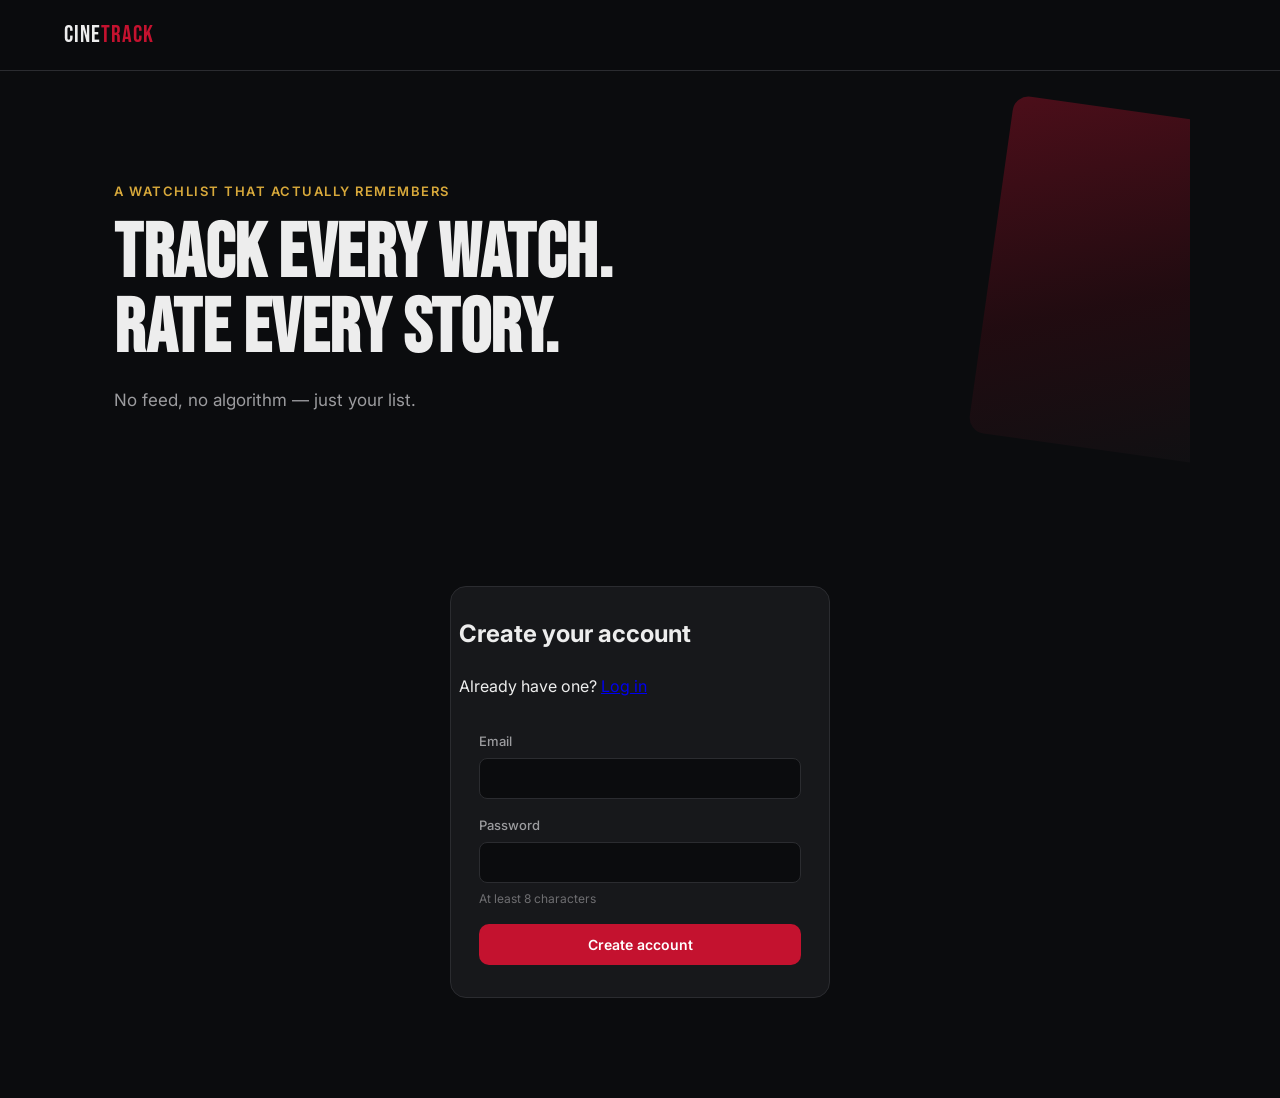
<file: register.html>
<!DOCTYPE html>
<html lang="en">
<head>
<meta charset="UTF-8">
<meta name="viewport" content="width=device-width, initial-scale=1.0">
<title>CineTrack — Register</title>
<link rel="preconnect" href="https://fonts.googleapis.com">
<link href="https://fonts.googleapis.com/css2?family=Bebas+Neue&family=Inter:wght@400;500;600;700&display=swap" rel="stylesheet">
<link rel="stylesheet" href="style.css">
</head>
<body>

<div id="toast" class="toast"></div>

<nav class="nav">
  <div class="nav-inner">
    <span class="logo">CINE<span class="logo-accent">TRACK</span></span>
  </div>
</nav>

<section id="hero" class="hero">
  <div class="hero-inner">
    <p class="eyebrow">A watchlist that actually remembers</p>
    <h1 class="hero-title">Track every watch.<br>Rate every story.</h1>
    <p class="hero-sub">No feed, no algorithm — just your list.</p>
  </div>
  <div class="hero-strip" aria-hidden="true"></div>
</section>

<section class="auth-section">
  <div class="auth-card">
    <div class="auth-card-header">
      <h2>Create your account</h2>
      <p class="auth-switch">Already have one? <a href="index.html">Log in</a></p>
    </div>

    <form id="registerForm" class="auth-form">
      <label>Email
        <input type="email" name="email" required autocomplete="email">
      </label>
      <label>Password
        <input type="password" name="password" required minlength="8" autocomplete="new-password">
        <span class="field-hint">At least 8 characters</span>
      </label>
      <button type="submit" class="btn btn-primary btn-block">Create account</button>
    </form>
  </div>
</section>

<script src="config.js"></script>
<script src="api.js"></script>
<script src="auth.js"></script>
</body>
</html>
</file>
<file: style.css>
:root {
  --bg: #0B0C0E;
  --surface: #17181B;
  --surface-raised: #1F2023;
  --border: #2B2C30;
  --text: #EDEDED;
  --text-muted: #9C9C9F;
  --accent: #C4122F;
  --accent-dim: #7A0C1E;
  --gold: #D8A93B;
  --gold-dim: #8A6B25;
  --radius: 10px;
  --font-display: 'Bebas Neue', sans-serif;
  --font-body: 'Inter', sans-serif;
}

/* Critical: without this, any component that sets its own `display` value
   on the same element as the `hidden` attribute silently overrides it,
   because author-origin rules beat the user-agent default for [hidden]. */
[hidden] { display: none !important; }

* { box-sizing: border-box; }

body {
  margin: 0;
  background: var(--bg);
  color: var(--text);
  font-family: var(--font-body);
  line-height: 1.6;
}

button, input, select { font-family: inherit; }

button:focus-visible, input:focus-visible, select:focus-visible, .nav-link:focus-visible {
  outline: 2px solid var(--gold);
  outline-offset: 2px;
}

/* Nav */
.nav {
  position: sticky;
  top: 0;
  z-index: 10;
  background: rgba(11, 12, 14, 0.92);
  backdrop-filter: blur(8px);
  border-bottom: 1px solid var(--border);
}
.nav-inner {
  max-width: 1200px;
  margin: 0 auto;
  padding: 16px 24px;
  display: flex;
  align-items: center;
  gap: 32px;
}
.logo {
  font-family: var(--font-display);
  font-size: 24px;
  letter-spacing: 1px;
  color: var(--text);
  flex-shrink: 0;
}
.logo-accent { color: var(--accent); }
.nav-links { display: flex; align-items: center; gap: 4px; flex: 1; }
.nav-right { display: flex; align-items: center; gap: 16px; margin-left: auto; flex-shrink: 0; }
.nav-user { color: var(--text-muted); font-size: 13px; }
.nav-link {
  background: none;
  border: none;
  color: var(--text-muted);
  font-size: 14px;
  font-weight: 600;
  padding: 8px 14px;
  border-radius: var(--radius);
  cursor: pointer;
  transition: color 0.15s, background 0.15s;
}
.nav-link:hover { color: var(--text); background: var(--surface); }
.nav-link.active { color: var(--text); background: var(--surface-raised); }
.nav-link.logout { color: var(--accent); }

/* Hero (landing page) */
.hero {
  position: relative;
  max-width: 1100px;
  margin: 0 auto;
  padding: 110px 24px 80px;
  overflow: hidden;
}
.eyebrow {
  color: var(--gold);
  font-size: 13px;
  font-weight: 600;
  letter-spacing: 1.5px;
  text-transform: uppercase;
  margin: 0 0 16px;
}
.hero-title {
  font-family: var(--font-display);
  font-size: clamp(40px, 7vw, 76px);
  line-height: 0.98;
  letter-spacing: 0.5px;
  margin: 0 0 20px;
  max-width: 700px;
}
.hero-sub {
  color: var(--text-muted);
  font-size: 17px;
  max-width: 480px;
  margin: 0 0 32px;
}
.hero-strip {
  position: absolute;
  right: -60px;
  top: 40px;
  width: 260px;
  height: 340px;
  border-radius: 16px;
  background: linear-gradient(160deg, var(--accent) 0%, #4a0a15 55%, var(--surface) 100%);
  opacity: 0.35;
  transform: rotate(8deg);
}
@media (max-width: 720px) { .hero-strip { display: none; } }

/* Buttons */
.btn {
  font-size: 14px;
  font-weight: 600;
  padding: 11px 22px;
  border-radius: var(--radius);
  border: 1px solid transparent;
  cursor: pointer;
  transition: transform 0.1s, background 0.15s, border-color 0.15s;
}
.btn:active { transform: scale(0.98); }
.btn-primary { background: var(--accent); color: #fff; }
.btn-primary:hover { background: #A80F28; }
.btn-primary:disabled { background: var(--surface-raised); color: var(--text-muted); cursor: default; }
.btn-outline { background: transparent; border-color: var(--border); color: var(--text); }
.btn-outline:hover { border-color: var(--gold); color: var(--gold); }
.btn-ghost { background: transparent; color: var(--text-muted); }
.btn-ghost:hover { color: var(--text); }
.btn-block { width: 100%; }
.btn-lg { padding: 14px 30px; font-size: 15px; }

/* Auth (landing page) */
.auth-section {
  max-width: 1100px;
  margin: 0 auto;
  padding: 60px 24px 100px;
  display: flex;
  justify-content: center;
}
.auth-card {
  width: 100%;
  max-width: 380px;
  background: var(--surface);
  border: 1px solid var(--border);
  border-radius: 16px;
  padding: 8px;
}
.auth-tabs { display: flex; gap: 4px; padding: 8px; }
.auth-tab {
  flex: 1;
  background: none;
  border: none;
  color: var(--text-muted);
  font-weight: 600;
  font-size: 14px;
  padding: 10px;
  border-radius: 8px;
  cursor: pointer;
}
.auth-tab.active { background: var(--surface-raised); color: var(--text); }
.auth-form { display: flex; flex-direction: column; gap: 16px; padding: 16px 20px 24px; }
.auth-form label {
  display: flex;
  flex-direction: column;
  gap: 6px;
  font-size: 13px;
  color: var(--text-muted);
  font-weight: 500;
}
.auth-form input {
  background: var(--bg);
  border: 1px solid var(--border);
  border-radius: 8px;
  padding: 11px 12px;
  color: var(--text);
  font-size: 14px;
}
.auth-form input:focus { border-color: var(--gold); outline: none; }
.field-hint { color: #6E6E71; font-size: 12px; font-weight: 400; }

/* Dashboard banner */
.banner {
  position: relative;
  height: 340px;
  display: flex;
  align-items: flex-end;
  overflow: hidden;
}
.banner-scrim {
  position: absolute;
  inset: 0;
  background: linear-gradient(0deg, var(--bg) 0%, transparent 35%);
  pointer-events: none;
}
.banner-content {
  position: relative;
  z-index: 1;
  max-width: 1200px;
  margin: 0 auto;
  width: 100%;
  padding: 0 24px 40px;
}
.banner-title {
  font-family: var(--font-display);
  font-size: clamp(36px, 6vw, 56px);
  letter-spacing: 0.5px;
  margin: 0 0 8px;
}
.banner-meta { color: var(--text-muted); margin: 0 0 20px; font-size: 14px; }

/* Main app */
main { max-width: 1200px; margin: 0 auto; padding: 40px 24px 100px; }
.view-header {
  display: flex;
  align-items: center;
  justify-content: space-between;
  margin-bottom: 24px;
}
.view-header h2 {
  font-family: var(--font-display);
  font-size: 32px;
  letter-spacing: 0.5px;
  margin: 0;
}

/* Poster grid (Browse, My list) */
.poster-grid {
  display: grid;
  grid-template-columns: repeat(auto-fill, minmax(150px, 1fr));
  gap: 14px;
}
.poster-card { cursor: pointer; }
.poster-art {
  position: relative;
  aspect-ratio: 2 / 3;
  border-radius: var(--radius);
  overflow: hidden;
  border: 1px solid var(--border);
  display: flex;
  align-items: center;
  justify-content: center;
  transition: transform 0.4s cubic-bezier(0.25, 0.46, 0.45, 0.94),
              box-shadow 0.4s cubic-bezier(0.25, 0.46, 0.45, 0.94);
  will-change: transform;
}
.poster-card:hover .poster-art {
  transform: scale(1.08);
  box-shadow: 0 16px 32px rgba(0,0,0,0.5);
  z-index: 2;
}

/* Home rows (horizontal, Netflix-style) */
.row { margin-bottom: 36px; }
.row-title {
  font-family: var(--font-display);
  font-size: 22px;
  letter-spacing: 0.5px;
  margin: 0 0 14px;
}
.poster-row {
  display: flex;
  gap: 14px;
  overflow-x: auto;
  overflow-y: visible;
  padding: 6px 4px 16px;
  scroll-behavior: smooth;
  scrollbar-width: thin;
  scrollbar-color: var(--border) transparent;
}
.poster-row::-webkit-scrollbar { height: 6px; }
.poster-row::-webkit-scrollbar-thumb { background: var(--border); border-radius: 4px; }
.poster-card.row-card {
  flex: 0 0 auto;
  width: 160px;
}
.poster-initials {
  font-family: var(--font-display);
  font-size: 52px;
  color: rgba(255,255,255,0.35);
  letter-spacing: 1px;
}
.poster-badge {
  position: absolute;
  top: 10px;
  right: 10px;
  background: rgba(11,12,14,0.75);
  border: 1px solid var(--border);
  color: var(--gold);
  font-size: 11px;
  font-weight: 600;
  padding: 4px 8px;
  border-radius: 6px;
}
.poster-scrim {
  position: absolute;
  bottom: 0; left: 0; right: 0;
  background: linear-gradient(0deg, rgba(0,0,0,0.85) 0%, transparent 100%);
  padding: 24px 12px 10px;
}
.poster-title { font-weight: 600; font-size: 13px; margin: 0 0 2px; color: #fff; }
.poster-meta { font-size: 11px; color: rgba(255,255,255,0.65); margin: 0; }

.empty-state {
  color: var(--text-muted);
  text-align: center;
  padding: 60px 20px;
  font-size: 14px;
}

/* Modals */
.modal-backdrop {
  position: fixed;
  inset: 0;
  background: rgba(0,0,0,0.6);
  display: flex;
  align-items: center;
  justify-content: center;
  z-index: 50;
  padding: 20px;
}
.modal {
  width: 100%;
  max-width: 420px;
  background: var(--surface);
  border: 1px solid var(--border);
  border-radius: 16px;
  max-height: 90vh;
  overflow-y: auto;
}
.modal-header {
  display: flex;
  align-items: center;
  justify-content: space-between;
  padding: 18px 20px;
  border-bottom: 1px solid var(--border);
}
.modal-header h3 { margin: 0; font-size: 16px; font-weight: 600; }
.modal-close {
  background: none;
  border: none;
  color: var(--text-muted);
  font-size: 22px;
  line-height: 1;
  cursor: pointer;
  padding: 0;
}
.modal-close:hover { color: var(--text); }
.modal-form { display: flex; flex-direction: column; gap: 14px; padding: 20px; }
.modal-form label {
  display: flex;
  flex-direction: column;
  gap: 6px;
  font-size: 13px;
  color: var(--text-muted);
  font-weight: 500;
}
.modal-form input {
  background: var(--bg);
  border: 1px solid var(--border);
  border-radius: 8px;
  padding: 10px 12px;
  color: var(--text);
  font-size: 14px;
}
.modal-body { padding: 20px; }
.detail-poster {
  aspect-ratio: 16 / 7;
  border-radius: var(--radius);
  display: flex;
  align-items: center;
  justify-content: center;
  font-family: var(--font-display);
  font-size: 32px;
  color: rgba(255,255,255,0.4);
  margin-bottom: 16px;
}
.detail-meta { color: var(--text-muted); font-size: 13px; margin: 0 0 20px; }
.detail-controls { display: flex; flex-direction: column; gap: 14px; margin-bottom: 16px; }
.detail-label { font-size: 12px; color: var(--text-muted); font-weight: 600; text-transform: uppercase; letter-spacing: 0.5px; }
.status-select {
  background: var(--bg);
  border: 1px solid var(--border);
  color: var(--text);
  font-size: 14px;
  padding: 9px 10px;
  border-radius: 8px;
  width: 100%;
}
.stars { display: flex; gap: 4px; }
.star-btn {
  background: none;
  border: none;
  cursor: pointer;
  color: #3A3A3D;
  font-size: 26px;
  padding: 0;
  line-height: 1;
  transition: color 0.1s;
}
.star-btn.filled { color: var(--gold); }
.remove-btn { margin-top: 4px; font-size: 13px; }

/* Toast */
.toast {
  position: fixed;
  bottom: 24px;
  left: 50%;
  transform: translateX(-50%) translateY(20px);
  background: var(--surface-raised);
  border: 1px solid var(--border);
  color: var(--text);
  padding: 12px 20px;
  border-radius: var(--radius);
  font-size: 13px;
  font-weight: 500;
  opacity: 0;
  pointer-events: none;
  transition: opacity 0.2s, transform 0.2s;
  z-index: 100;
}
.toast.show { opacity: 1; transform: translateX(-50%) translateY(0); }
.toast.error { border-color: var(--accent); color: #F0A0AC; }

@media (prefers-reduced-motion: reduce) {
  .poster-art, .toast { transition: none; }
}

/* Tablet: tighten spacing before things get cramped */
@media (max-width: 900px) {
  .nav-inner { gap: 16px; }
  .nav-link { padding: 8px 10px; }
}

/* Mobile: split into two rows instead of cramming everything into one line */
@media (max-width: 640px) {
  .nav-inner {
    flex-wrap: wrap;
    padding: 12px 16px 10px;
    gap: 6px 10px;
  }
  .logo { font-size: 20px; }
  .nav-right {
    order: 2;
    margin-left: auto;
    gap: 10px;
  }
  .nav-links {
    order: 3;
    flex: 1 1 100%;
    width: 100%;
    overflow-x: auto;
    scrollbar-width: none;
    gap: 6px;
    margin-top: 2px;
    -webkit-mask-image: linear-gradient(to right, black 90%, transparent 100%);
    mask-image: linear-gradient(to right, black 90%, transparent 100%);
  }
  .nav-links::-webkit-scrollbar { display: none; }
  .nav-link {
    padding: 7px 14px;
    font-size: 13px;
    white-space: nowrap;
    flex-shrink: 0;
    border-radius: 20px;
    background: var(--surface);
  }
  .nav-link.active { background: var(--surface-raised); }
  .nav-link.logout { padding-left: 10px; padding-right: 10px; }
  .nav-user {
    max-width: 110px;
    overflow: hidden;
    text-overflow: ellipsis;
    white-space: nowrap;
  }
  .banner { height: 280px; }
  .banner-content { padding: 0 16px 28px; }
  main { padding: 28px 16px 80px; }
  .auth-section { padding: 40px 16px 80px; }
  .modal-backdrop { padding: 12px; }
}

/* Small phones: the 150px poster minimum gets tight below ~380px */
@media (max-width: 380px) {
  .poster-grid { grid-template-columns: repeat(auto-fill, minmax(120px, 1fr)); }
  .poster-card.row-card { width: 130px; }
}
</file>
